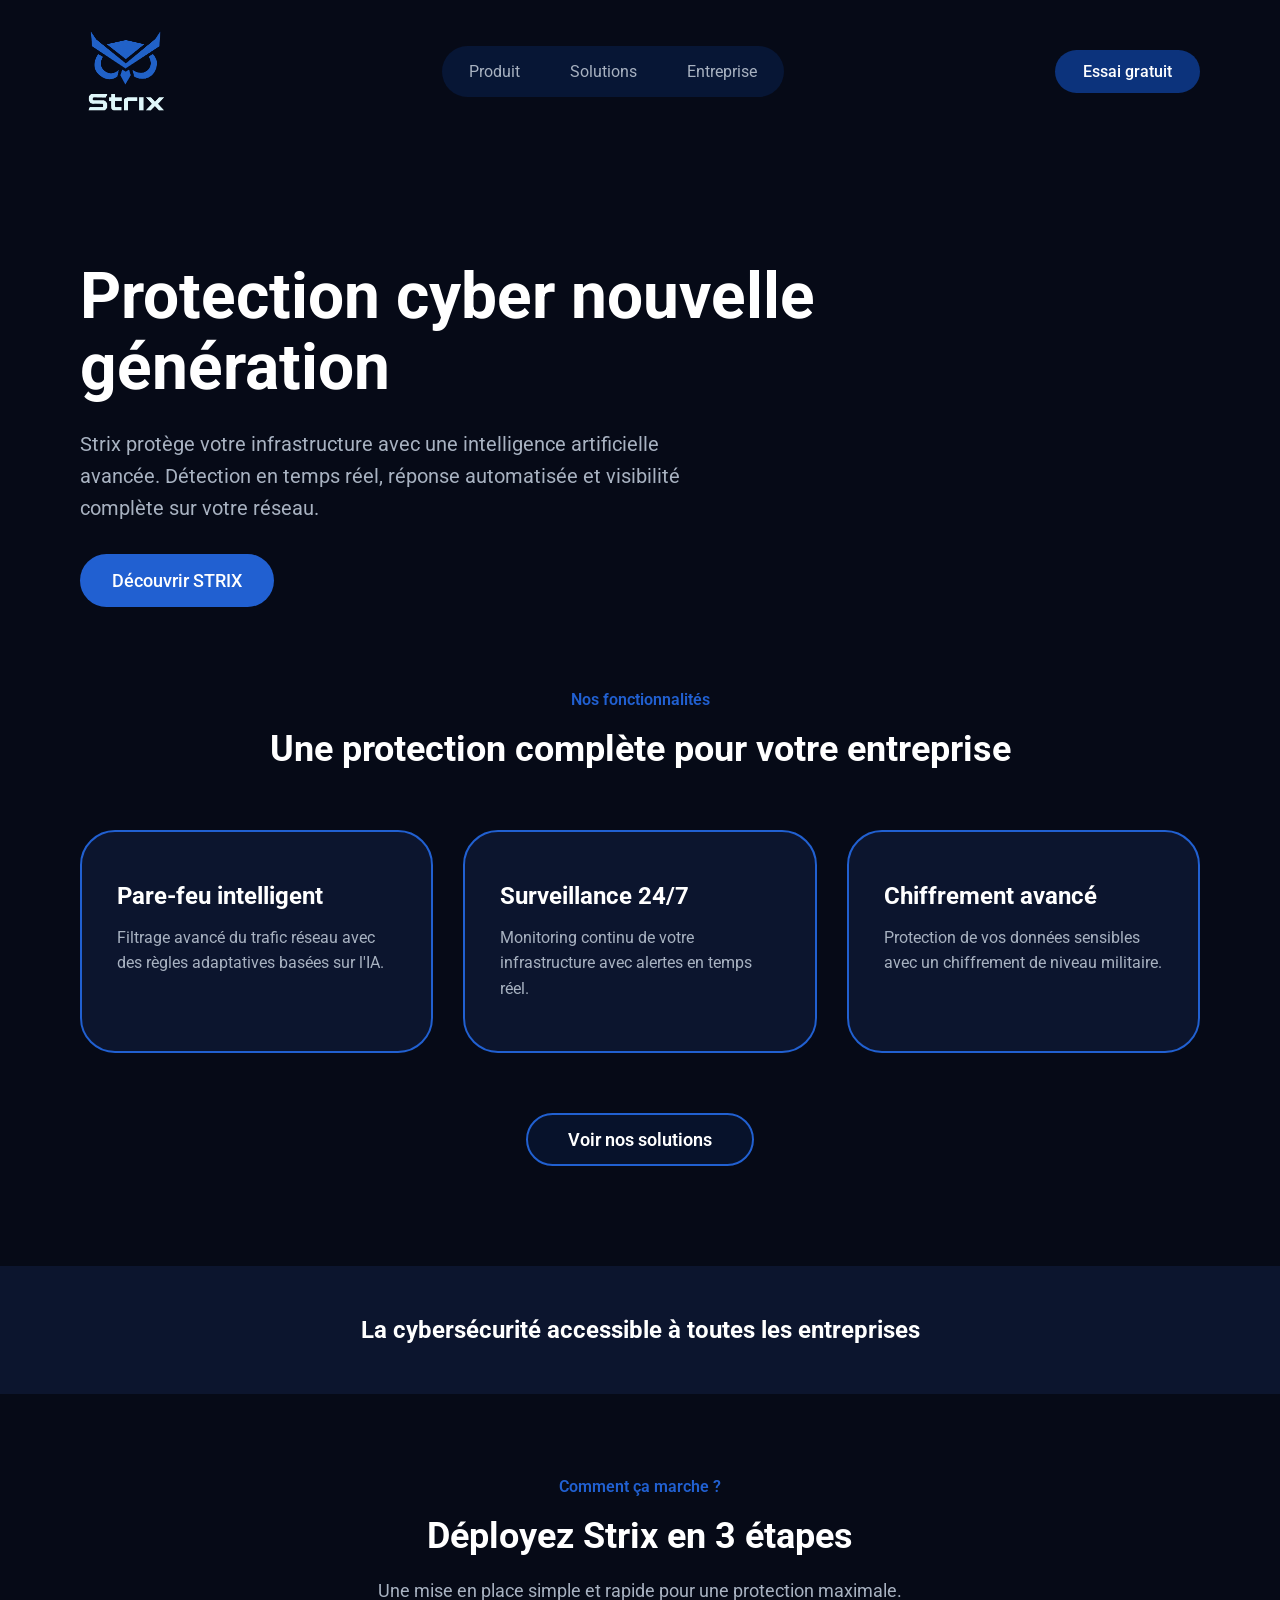
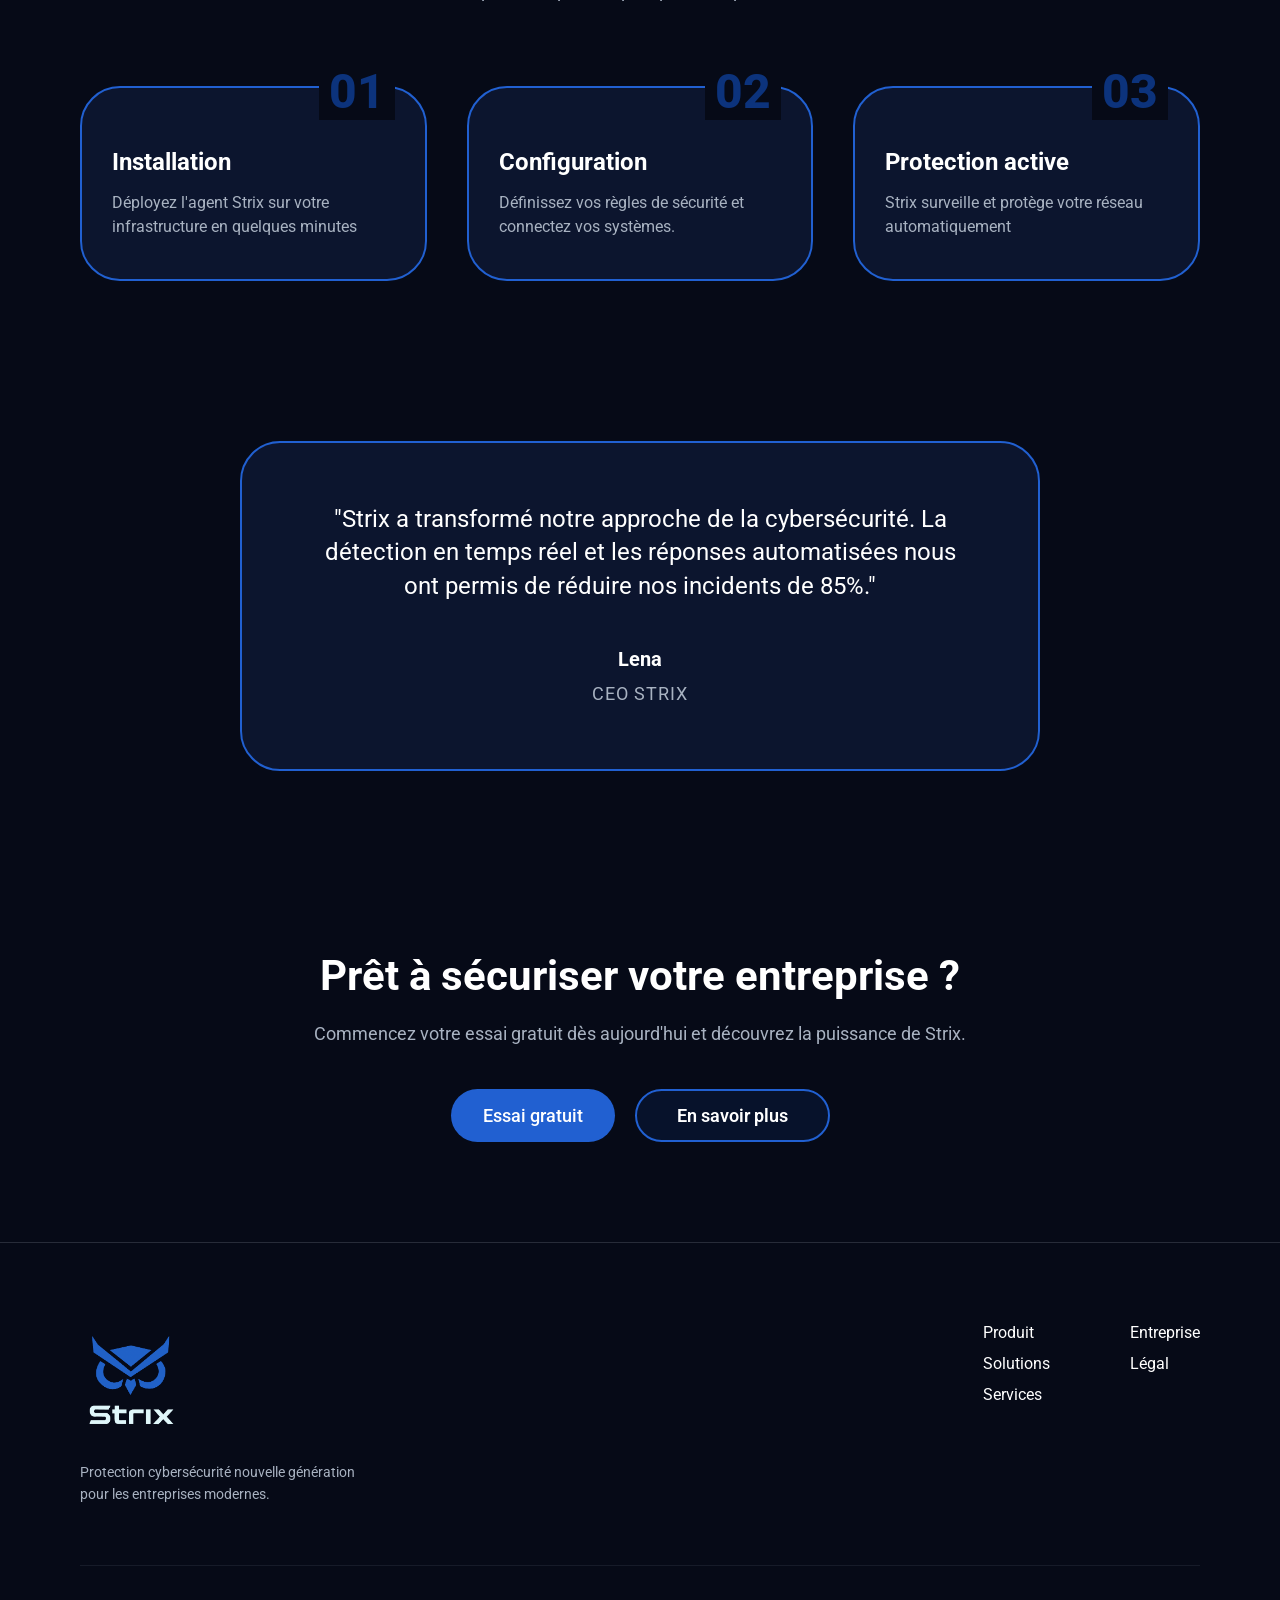
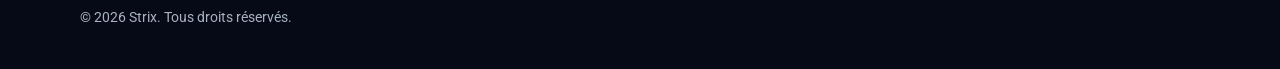
<file: index.html>
<!DOCTYPE html>
<html lang="fr">
<head>
    <meta charset="UTF-8">
    <meta name="viewport" content="width=device-width, initial-scale=1.0">
    <link rel="stylesheet" href="stylesheet.css">
    <link rel="preconnect" href="https://fonts.googleapis.com">
    <link rel="preconnect" href="https://fonts.gstatic.com" crossorigin>
    <link href="https://fonts.googleapis.com/css2?family=Roboto:wght@300;400;500;700&display=swap" rel="stylesheet">
    <title>Strix - Protection Cyber</title>
</head>
<body>

    <header class="header">
        <div class="header-container">
            <img src="img/Logo_Strix_all.png" alt="logo Strix" class="logo">
            <nav class="main-nav">
                <a href="#" class="nav-item">Produit</a>
                <a href="#" class="nav-item">Solutions</a>
                <a href="#" class="nav-item">Entreprise</a>
            </nav>
            <a href="essai_gratuit.html" class="btn btn-secondary">Essai gratuit</a>
        </div>
    </header>

    <main class="hero-section">
        <div class="hero-container">
            <h1 class="hero-title">Protection cyber nouvelle génération</h1>
            <p class="hero-description">
                Strix protège votre infrastructure avec une intelligence artificielle avancée. Détection en temps réel, réponse automatisée et visibilité complète sur votre réseau.
            </p>
            <a href="#" class="btn btn-primary">Découvrir STRIX</a>
        </div>
    </main>

    <section class="features">
        <div class="features-container">
            <p class="section-tag">Nos fonctionnalités</p>
            <h2 class="section-title">Une protection complète pour votre entreprise</h2>
            <div class="features-grid">
                <div class="feature-card">
                    <h3>Pare-feu intelligent</h3>
                    <p>Filtrage avancé du trafic réseau avec des règles adaptatives basées sur l'IA.</p>
                </div>
                <div class="feature-card">
                    <h3>Surveillance 24/7</h3>
                    <p>Monitoring continu de votre infrastructure avec alertes en temps réel.</p>
                </div>
                <div class="feature-card">
                    <h3>Chiffrement avancé</h3>
                    <p>Protection de vos données sensibles avec un chiffrement de niveau militaire.</p>
                </div>
            </div>
            <div class="features-footer">
                <a href="#" class="btn btn-outline">Voir nos solutions</a>
            </div>
        </div>
    </section>

    <div class ="banner">
        <h2> La cybersécurité accessible à toutes les entreprises</h2>
    </div>

    <section class="how-it-works">
        <div class="container">
            <p class="section-tag">Comment ça marche ?</p>
            <h2 class="section-title">Déployez Strix en 3 étapes</h2>
            <p class="section-subtitle">Une mise en place simple et rapide pour une protection maximale.</p>

            <div class="steps-grid">
                <div class="step-card">
                    <span class="step-number">01</span>
                    <h3>Installation</h3>
                    <p>Déployez l'agent Strix sur votre infrastructure en quelques minutes</p>
                </div>

                <div class="step-card">
                    <span class="step-number">02</span>
                    <h3>Configuration</h3>
                    <p>Définissez vos règles de sécurité et connectez vos systèmes.</p>
                </div>

                <div class="step-card">
                    <span class="step-number">03</span>
                    <h3>Protection active</h3>
                    <p>Strix surveille et protège votre réseau automatiquement</p>
                </div>
            </div>
        </div>
    </section>
    <section class="testimonial">
        <div class="container">
            <div class="testimonial-card">
                <p class="quote">
                    "Strix a transformé notre approche de la cybersécurité. La détection en temps réel et les réponses automatisées nous ont permis de réduire nos incidents de 85%."
                </p>
                <div class="author">
                    <p class="name">Lena</p>
                    <p class="role">CEO STRIX</p>
                </div>
            </div>
        </div>
    </section>
    <section class="cta-section">
        <div class="container">
            <h2>Prêt à sécuriser votre entreprise ?</h2>
            <p>Commencez votre essai gratuit dès aujourd'hui et découvrez la puissance de Strix.</p>
            <div class="cta-buttons">
                <a href="#" class="btn btn-primary">Essai gratuit</a>
                <a href="#" class="btn btn-outline">En savoir plus</a>
            </div>
        </div>
    </section>
    <footer class="footer">
        <div class="container">
            <div class="footer-top">
                <div class="footer-brand">
                    <img src="img/Logo_Strix_all.png" alt="logo Strix" class="logo">
                    <p>Protection cybersécurité nouvelle génération pour les entreprises modernes.</p>
                </div>
                <div class="footer-links">
                    <div class="link-group">
                        <a href="#">Produit</a>
                        <a href="#">Solutions</a>
                        <a href="#">Services</a>
                    </div>
                    <div class="link-group">
                        <a href="#">Entreprise</a>
                        <a href="#">Légal</a>
                    </div>
                </div>
            </div>
            <div class="footer-bottom">
                <p>© 2026 Strix. Tous droits réservés.</p>
            </div>
        </div>
    </footer>

</body>
</html>
</file>
<file: stylesheet.css>
* {
    box-sizing: border-box;
    margin: 0;
    padding: 0;
}

body {
    background-color: #060a17;
    color: white;
    font-family: 'Roboto', sans-serif;
    -webkit-font-smoothing: antialiased;
}

h1 {
    font-weight: 700;
    line-height: 1.1;
    margin-bottom: 25px;
}

p {
    font-weight: 400;
    line-height: 1.6;
}

a {
    text-decoration: none;
    color: inherit;
    transition: all 0.2s ease;
}

.btn {
    display: inline-block;
    font-weight: 500;
    text-align: center;
    border: none;
    cursor: pointer;
}

.btn-primary {
    background-color: #2160d1;
    color: white;
    padding: 16px 32px;
    font-size: 18px;
    border-radius: 50px;
}

.btn-primary:hover {
    background-color: #1a4da9;
}

.btn-secondary {
    background-color: #0c337c;
    color: white;
    padding: 12px 28px;
    font-size: 16px;
    border-radius: 50px;
}

.btn-outline {
    border: 2px solid #2160d1;
    background-color: rgba(12, 51, 124, 0.2);
    color: white;
    padding: 14px 40px;
    border-radius: 50px;
    font-size: 18px;
    font-weight: 600;
}

.btn-outline:hover {
    background-color: #2160d1;
}

.header-container, .hero-container, .features-container {
    max-width: 1200px;
    margin: 0 auto;
    padding: 0 40px;
}

.header {
    width: 100%;
    padding: 20px 0;
}

.header-container {
    display: flex;
    justify-content: space-between;
    align-items: center;
}

.logo {
    height: auto;
    width: 90px;
}

.main-nav {
    display: flex;
    background-color: rgba(12, 51, 124, 0.3);
    padding: 8px 12px;
    border-radius: 50px;
    gap: 20px;
}

.nav-item {
    font-size: 16px;
    color: #a8b2c1;
    padding: 8px 15px;
}

.nav-item:hover {
    color: white;
}

.hero-section {
    padding: 120px 0 40px 0;
}

.hero-container {
    display: flex;
    flex-direction: column;
    align-items: flex-start;
}

.hero-title {
    font-size: 64px;
    max-width: 800px;
}

.hero-description {
    font-size: 20px;
    color: #a8b2c1;
    max-width: 600px;
    margin-bottom: 30px;
}

.features {
    padding: 40px 0 100px 0;
    text-align: center;
}

.section-tag {
    color: #2160d1;
    font-weight: 600;
    margin-bottom: 15px;
}

.section-title {
    font-size: 36px;
    margin-bottom: 60px;
}

.features-grid {
    display: grid;
    grid-template-columns: repeat(3, 1fr);
    gap: 30px;
    margin-bottom: 60px;
}

.feature-card {
    background-color: #0c152e;
    border: 2px solid #2160d1;
    border-radius: 35px;
    padding: 50px 35px;
    text-align: left;
}

.feature-card h3 {
    font-size: 24px;
    margin-bottom: 15px;
}

.feature-card p {
    color: #a8b2c1;
    font-size: 16px;
}

.banner {
    background-color: #0c152e;
    padding: 50px 35px;
    text-align: center;
}

.how-it-works {
    padding: 80px 0;
    text-align: center;
    background-color: #060a17;
}

.container {
    max-width: 1200px;
    margin: 0 auto;
    padding: 0 40px;
}

.section-subtitle {
    color: #a8b2c1;
    margin-top: -40px;
    margin-bottom: 80px;
    font-size: 18px;
}

.steps-grid {
    display: grid;
    grid-template-columns: repeat(3, 1fr);
    gap: 40px;
}

.step-card {
    background-color: #0c152e;
    border: 2px solid #2160d1;
    border-radius: 40px;
    padding: 60px 30px 40px 30px;
    text-align: left;
    position: relative;
}

.step-number {
    position: absolute;
    top: -25px;
    right: 30px;
    font-size: 48px;
    font-weight: 800;
    color: #0c337c;
    background-color: #060a17;
    padding: 0 10px;
}

.step-card h3 {
    font-size: 24px;
    margin-bottom: 15px;
    font-weight: 700;
}

.step-card p {
    color: #a8b2c1;
    font-size: 16px;
    line-height: 1.5;
}

@media (max-width: 900px) {
    .steps-grid {
        grid-template-columns: 1fr;
        gap: 60px;
    }
}

.testimonial {
    padding: 80px 0;
    display: flex;
    justify-content: center;
    background-color: #060a17;
}

.testimonial-card {
    max-width: 800px;
    background-color: #0c152e;
    border: 2px solid #2160d1;
    border-radius: 40px;
    padding: 60px 80px;
    text-align: center;
    margin: 0 auto;
}

.quote {
    font-size: 24px;
    font-weight: 400;
    line-height: 1.4;
    color: white;
    margin-bottom: 40px;
}

.author .name {
    font-size: 20px;
    font-weight: 700;
    color: white;
    margin-bottom: 5px;
}

.author .role {
    font-size: 18px;
    color: #a8b2c1;
    text-transform: uppercase;
    letter-spacing: 1px;
}

@media (max-width: 768px) {
    .testimonial-card {
        padding: 40px 30px;
        margin: 0 20px;
    }
    .quote {
        font-size: 18px;
    }
}

@media (max-width: 900px) {
    .features-grid {
        grid-template-columns: 1fr;
    }
    .hero-title {
        font-size: 40px;
    }
}

.cta-section {
    padding: 100px 0;
    text-align: center;
}

.cta-section h2 {
    font-size: 42px;
    margin-bottom: 20px;
}

.cta-section p {
    color: #a8b2c1;
    font-size: 18px;
    margin-bottom: 40px;
}

.cta-buttons {
    display: flex;
    justify-content: center;
    gap: 20px;
}

/* --- Footer --- */
.footer {
    padding: 80px 0 40px 0;
    border-top: 1px solid rgba(168, 178, 193, 0.2);
}

.footer-top {
    display: flex;
    justify-content: space-between;
    align-items: flex-start;
    margin-bottom: 60px;
}

.footer-brand {
    max-width: 300px;
}

.footer-brand .logo {
    width: 100px;
    margin-bottom: 20px;
}

.footer-brand p {
    color: #a8b2c1;
    font-size: 14px;
}

.footer-links {
    display: flex;
    gap: 80px;
}

.link-group {
    display: flex;
    flex-direction: column;
    gap: 12px;
}

.link-group a {
    color: white;
    font-size: 16px;
}

.link-group a:hover {
    color: #2160d1;
}

.footer-bottom {
    padding-top: 40px;
    border-top: 1px solid rgba(168, 178, 193, 0.1);
    color: #a8b2c1;
    font-size: 14px;
}

@media (max-width: 768px) {
    .footer-top {
        flex-direction: column;
        gap: 40px;
    }
    .footer-links {
        gap: 40px;
    }
    .cta-buttons {
        flex-direction: column;
        align-items: center;
    }
}
</file>
